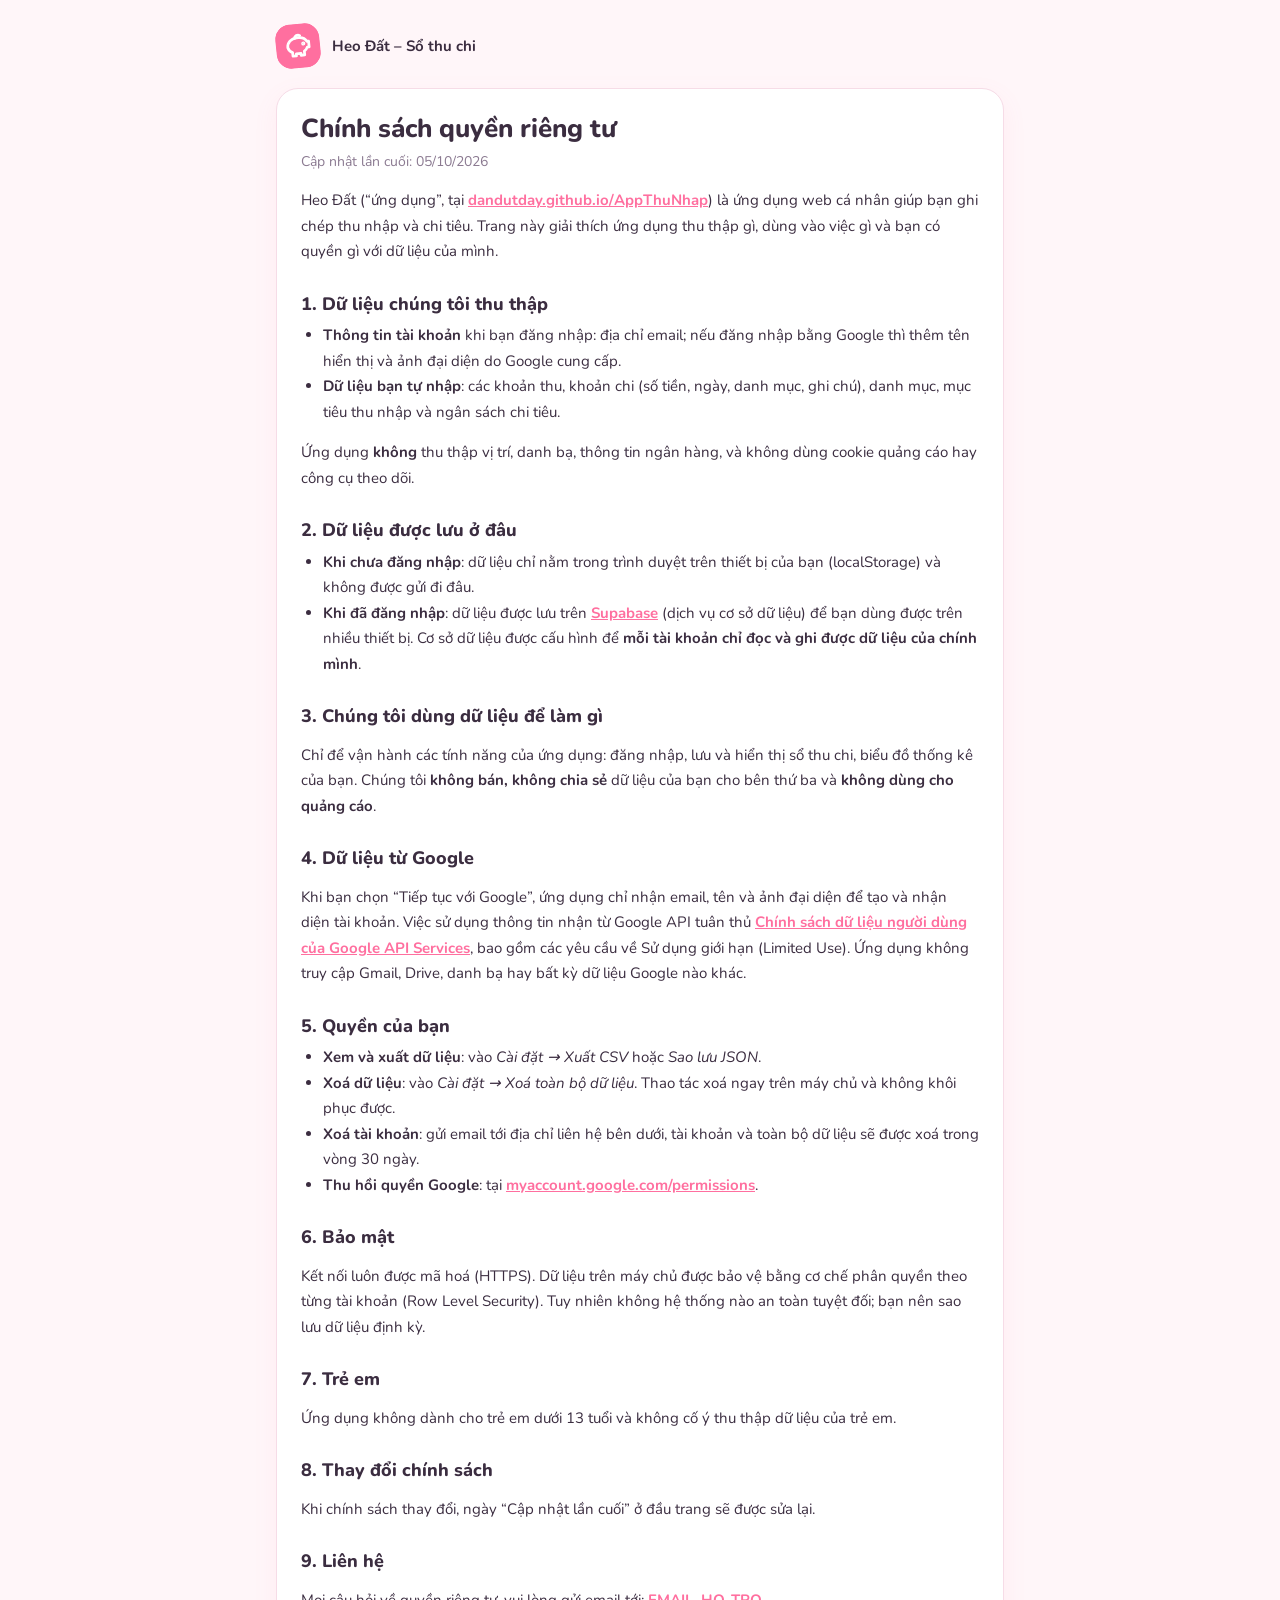
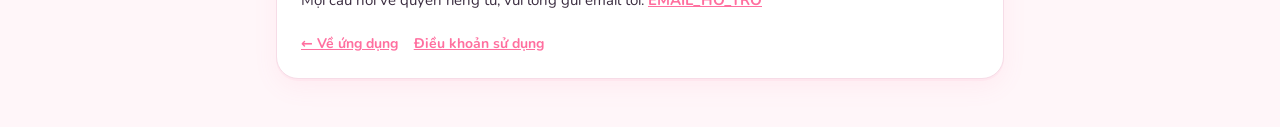
<file: privacy.html>
<!doctype html>
<html lang="vi">
<head>
  <meta charset="utf-8">
  <meta name="viewport" content="width=device-width, initial-scale=1, viewport-fit=cover">
  <title>Chính sách quyền riêng tư – Heo Đất</title>
  <link rel="icon" href="assets/img/favicon.svg" type="image/svg+xml">
  <link rel="stylesheet" href="https://fonts.googleapis.com/css2?family=Nunito:wght@400;600;700;800&display=swap">
  <link rel="stylesheet" href="assets/css/theme.css">
  <link rel="stylesheet" href="assets/css/legal.css">
</head>
<body>
  <main class="legal">
    <a class="legal-head" href="./">
      <span class="logo"><img src="assets/img/favicon.svg" alt="" width="44" height="44" style="border-radius:15px"></span>
      <b>Heo Đất – Sổ thu chi</b>
    </a>

    <article class="legal-card">
      <h1>Chính sách quyền riêng tư</h1>
      <p class="updated">Cập nhật lần cuối: 05/10/2026</p>

      <p>Heo Đất (“ứng dụng”, tại <a href="https://dandutday.github.io/AppThuNhap/">dandutday.github.io/AppThuNhap</a>) là ứng dụng web cá nhân giúp bạn ghi chép thu nhập và chi tiêu. Trang này giải thích ứng dụng thu thập gì, dùng vào việc gì và bạn có quyền gì với dữ liệu của mình.</p>

      <h2>1. Dữ liệu chúng tôi thu thập</h2>
      <ul>
        <li><b>Thông tin tài khoản</b> khi bạn đăng nhập: địa chỉ email; nếu đăng nhập bằng Google thì thêm tên hiển thị và ảnh đại diện do Google cung cấp.</li>
        <li><b>Dữ liệu bạn tự nhập</b>: các khoản thu, khoản chi (số tiền, ngày, danh mục, ghi chú), danh mục, mục tiêu thu nhập và ngân sách chi tiêu.</li>
      </ul>
      <p>Ứng dụng <b>không</b> thu thập vị trí, danh bạ, thông tin ngân hàng, và không dùng cookie quảng cáo hay công cụ theo dõi.</p>

      <h2>2. Dữ liệu được lưu ở đâu</h2>
      <ul>
        <li><b>Khi chưa đăng nhập</b>: dữ liệu chỉ nằm trong trình duyệt trên thiết bị của bạn (localStorage) và không được gửi đi đâu.</li>
        <li><b>Khi đã đăng nhập</b>: dữ liệu được lưu trên <a href="https://supabase.com/privacy" target="_blank" rel="noopener">Supabase</a> (dịch vụ cơ sở dữ liệu) để bạn dùng được trên nhiều thiết bị. Cơ sở dữ liệu được cấu hình để <b>mỗi tài khoản chỉ đọc và ghi được dữ liệu của chính mình</b>.</li>
      </ul>

      <h2>3. Chúng tôi dùng dữ liệu để làm gì</h2>
      <p>Chỉ để vận hành các tính năng của ứng dụng: đăng nhập, lưu và hiển thị sổ thu chi, biểu đồ thống kê của bạn. Chúng tôi <b>không bán, không chia sẻ</b> dữ liệu của bạn cho bên thứ ba và <b>không dùng cho quảng cáo</b>.</p>

      <h2>4. Dữ liệu từ Google</h2>
      <p>Khi bạn chọn “Tiếp tục với Google”, ứng dụng chỉ nhận email, tên và ảnh đại diện để tạo và nhận diện tài khoản. Việc sử dụng thông tin nhận từ Google API tuân thủ <a href="https://developers.google.com/terms/api-services-user-data-policy" target="_blank" rel="noopener">Chính sách dữ liệu người dùng của Google API Services</a>, bao gồm các yêu cầu về Sử dụng giới hạn (Limited Use). Ứng dụng không truy cập Gmail, Drive, danh bạ hay bất kỳ dữ liệu Google nào khác.</p>

      <h2>5. Quyền của bạn</h2>
      <ul>
        <li><b>Xem và xuất dữ liệu</b>: vào <i>Cài đặt → Xuất CSV</i> hoặc <i>Sao lưu JSON</i>.</li>
        <li><b>Xoá dữ liệu</b>: vào <i>Cài đặt → Xoá toàn bộ dữ liệu</i>. Thao tác xoá ngay trên máy chủ và không khôi phục được.</li>
        <li><b>Xoá tài khoản</b>: gửi email tới địa chỉ liên hệ bên dưới, tài khoản và toàn bộ dữ liệu sẽ được xoá trong vòng 30 ngày.</li>
        <li><b>Thu hồi quyền Google</b>: tại <a href="https://myaccount.google.com/permissions" target="_blank" rel="noopener">myaccount.google.com/permissions</a>.</li>
      </ul>

      <h2>6. Bảo mật</h2>
      <p>Kết nối luôn được mã hoá (HTTPS). Dữ liệu trên máy chủ được bảo vệ bằng cơ chế phân quyền theo từng tài khoản (Row Level Security). Tuy nhiên không hệ thống nào an toàn tuyệt đối; bạn nên sao lưu dữ liệu định kỳ.</p>

      <h2>7. Trẻ em</h2>
      <p>Ứng dụng không dành cho trẻ em dưới 13 tuổi và không cố ý thu thập dữ liệu của trẻ em.</p>

      <h2>8. Thay đổi chính sách</h2>
      <p>Khi chính sách thay đổi, ngày “Cập nhật lần cuối” ở đầu trang sẽ được sửa lại.</p>

      <h2>9. Liên hệ</h2>
      <p>Mọi câu hỏi về quyền riêng tư, vui lòng gửi email tới: <a id="contactEmail" href="mailto:EMAIL_HO_TRO">EMAIL_HO_TRO</a></p>

      <nav class="legal-nav">
        <a href="./">← Về ứng dụng</a>
        <a href="terms.html">Điều khoản sử dụng</a>
      </nav>
    </article>
  </main>
</body>
</html>
</file>
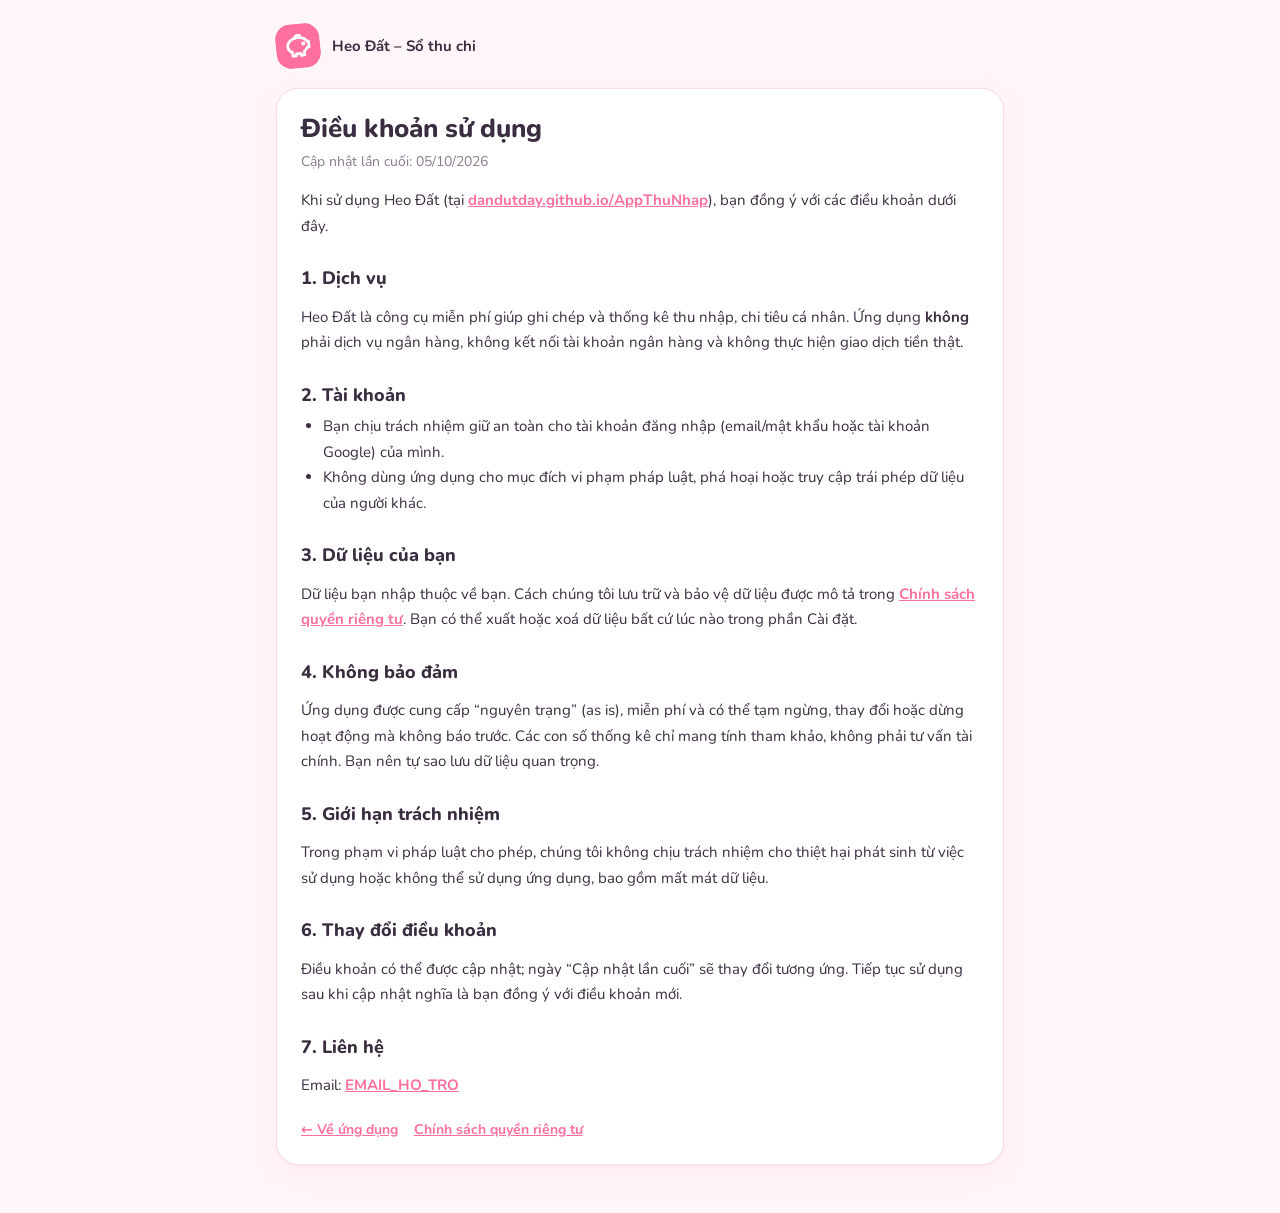
<file: terms.html>
<!doctype html>
<html lang="vi">
<head>
  <meta charset="utf-8">
  <meta name="viewport" content="width=device-width, initial-scale=1, viewport-fit=cover">
  <title>Điều khoản sử dụng – Heo Đất</title>
  <link rel="icon" href="assets/img/favicon.svg" type="image/svg+xml">
  <link rel="stylesheet" href="https://fonts.googleapis.com/css2?family=Nunito:wght@400;600;700;800&display=swap">
  <link rel="stylesheet" href="assets/css/theme.css">
  <link rel="stylesheet" href="assets/css/legal.css">
</head>
<body>
  <main class="legal">
    <a class="legal-head" href="./">
      <span class="logo"><img src="assets/img/favicon.svg" alt="" width="44" height="44" style="border-radius:15px"></span>
      <b>Heo Đất – Sổ thu chi</b>
    </a>

    <article class="legal-card">
      <h1>Điều khoản sử dụng</h1>
      <p class="updated">Cập nhật lần cuối: 05/10/2026</p>

      <p>Khi sử dụng Heo Đất (tại <a href="https://dandutday.github.io/AppThuNhap/">dandutday.github.io/AppThuNhap</a>), bạn đồng ý với các điều khoản dưới đây.</p>

      <h2>1. Dịch vụ</h2>
      <p>Heo Đất là công cụ miễn phí giúp ghi chép và thống kê thu nhập, chi tiêu cá nhân. Ứng dụng <b>không</b> phải dịch vụ ngân hàng, không kết nối tài khoản ngân hàng và không thực hiện giao dịch tiền thật.</p>

      <h2>2. Tài khoản</h2>
      <ul>
        <li>Bạn chịu trách nhiệm giữ an toàn cho tài khoản đăng nhập (email/mật khẩu hoặc tài khoản Google) của mình.</li>
        <li>Không dùng ứng dụng cho mục đích vi phạm pháp luật, phá hoại hoặc truy cập trái phép dữ liệu của người khác.</li>
      </ul>

      <h2>3. Dữ liệu của bạn</h2>
      <p>Dữ liệu bạn nhập thuộc về bạn. Cách chúng tôi lưu trữ và bảo vệ dữ liệu được mô tả trong <a href="privacy.html">Chính sách quyền riêng tư</a>. Bạn có thể xuất hoặc xoá dữ liệu bất cứ lúc nào trong phần Cài đặt.</p>

      <h2>4. Không bảo đảm</h2>
      <p>Ứng dụng được cung cấp “nguyên trạng” (as is), miễn phí và có thể tạm ngừng, thay đổi hoặc dừng hoạt động mà không báo trước. Các con số thống kê chỉ mang tính tham khảo, không phải tư vấn tài chính. Bạn nên tự sao lưu dữ liệu quan trọng.</p>

      <h2>5. Giới hạn trách nhiệm</h2>
      <p>Trong phạm vi pháp luật cho phép, chúng tôi không chịu trách nhiệm cho thiệt hại phát sinh từ việc sử dụng hoặc không thể sử dụng ứng dụng, bao gồm mất mát dữ liệu.</p>

      <h2>6. Thay đổi điều khoản</h2>
      <p>Điều khoản có thể được cập nhật; ngày “Cập nhật lần cuối” sẽ thay đổi tương ứng. Tiếp tục sử dụng sau khi cập nhật nghĩa là bạn đồng ý với điều khoản mới.</p>

      <h2>7. Liên hệ</h2>
      <p>Email: <a href="mailto:EMAIL_HO_TRO">EMAIL_HO_TRO</a></p>

      <nav class="legal-nav">
        <a href="./">← Về ứng dụng</a>
        <a href="privacy.html">Chính sách quyền riêng tư</a>
      </nav>
    </article>
  </main>
</body>
</html>
</file>
<file: assets/css/theme.css>
/* =========================================================
   theme.css — Màu sắc (design tokens), font, reset cơ bản
   Phong cách: pastel, bo tròn, dễ thương
   ========================================================= */
:root {
  --bg: #fff6f9;
  --surface: #ffffff;
  --surface-2: #fff0f5;
  --border: #f6dce7;
  --text: #3b2d40;
  --muted: #8b7a91;

  --primary: #ff6f9f;        /* hồng kẹo */
  --primary-ink: #ffffff;
  --primary-soft: #ffe3ee;
  --money: #17a673;          /* xanh bạc hà đậm cho số tiền */
  --expense: #e8505b;        /* đỏ san hô cho khoản chi */
  --expense-soft: #ffe1e3;
  --warn: #e08a1e;
  --danger: #e5484d;

  /* màu pastel cho icon KPI */
  --pink-soft: #ffe1ec;   --pink-ink: #e2538a;
  --mint-soft: #d9f6ea;   --mint-ink: #12935f;
  --lilac-soft: #ece4ff;  --lilac-ink: #7c5ad9;
  --peach-soft: #ffead6;  --peach-ink: #d27618;

  --radius: 22px;
  --radius-sm: 14px;
  --shadow: 0 2px 0 rgba(255, 111, 159, .06), 0 8px 24px rgba(255, 111, 159, .08);
  --font: "Nunito", "Segoe UI", system-ui, -apple-system, sans-serif;
  color-scheme: light;
}

@media (prefers-color-scheme: dark) {
  :root:not([data-theme="light"]) {
    --bg: #1b1620;
    --surface: #251f2b;
    --surface-2: #2f2736;
    --border: #3d3345;
    --text: #f6ebf3;
    --muted: #b6a5bc;
    --primary: #ff8db5;
    --primary-ink: #2c0f1c;
    --primary-soft: #4a2638;
    --money: #55d9a5;
    --expense: #ff7b84;
    --expense-soft: #4a2228;
    --pink-soft: #4a2638;  --pink-ink: #ff9cc0;
    --mint-soft: #1f4135;  --mint-ink: #6fe0b3;
    --lilac-soft: #362c55; --lilac-ink: #c3adff;
    --peach-soft: #4a3320; --peach-ink: #ffbf80;
    --shadow: none;
    color-scheme: dark;
  }
}
:root[data-theme="dark"] {
  --bg: #1b1620;
  --surface: #251f2b;
  --surface-2: #2f2736;
  --border: #3d3345;
  --text: #f6ebf3;
  --muted: #b6a5bc;
  --primary: #ff8db5;
  --primary-ink: #2c0f1c;
  --primary-soft: #4a2638;
  --money: #55d9a5;
  --expense: #ff7b84;
  --expense-soft: #4a2228;
  --pink-soft: #4a2638;  --pink-ink: #ff9cc0;
  --mint-soft: #1f4135;  --mint-ink: #6fe0b3;
  --lilac-soft: #362c55; --lilac-ink: #c3adff;
  --peach-soft: #4a3320; --peach-ink: #ffbf80;
  --shadow: none;
  color-scheme: dark;
}

* { box-sizing: border-box; }
[hidden] { display: none !important; }
html, body { margin: 0; }
body {
  font-family: var(--font);
  background: var(--bg);
  color: var(--text);
  font-size: 15px;
  line-height: 1.5;
  -webkit-font-smoothing: antialiased;
}
h1, h2, h3 { margin: 0; line-height: 1.25; font-weight: 800; }
h1 { font-size: 19px; }
h2 { font-size: 21px; }
h3 { font-size: 16px; display: flex; align-items: center; gap: 8px; }
a { color: var(--primary); font-weight: 700; }
.muted { color: var(--muted); }
.small { font-size: 12px; margin: 0; }
.money { color: var(--money); font-variant-numeric: tabular-nums; }

/* Icon chung */
.ic { width: 1.25em; height: 1.25em; flex-shrink: 0; vertical-align: -0.25em; }
i[data-icon] { display: inline-flex; font-style: normal; }
</file>
<file: assets/css/legal.css>
/* =========================================================
   legal.css — Trang chính sách & điều khoản (privacy.html, terms.html)
   Dùng chung màu/font với app (theme.css)
   ========================================================= */
.legal {
  max-width: 760px; margin: 0 auto;
  padding: 24px 16px calc(48px + env(safe-area-inset-bottom));
}
.legal-head { display: flex; align-items: center; gap: 12px; margin-bottom: 20px; }
.legal-head .logo {
  display: grid; place-items: center; width: 44px; height: 44px; border-radius: 15px;
  background: var(--primary); color: var(--primary-ink); transform: rotate(-6deg); flex-shrink: 0;
}
a.legal-head { color: inherit; text-decoration: none; }
.legal-card {
  background: var(--surface); border: 1.5px solid var(--border);
  border-radius: var(--radius); padding: 24px; box-shadow: var(--shadow);
}
.legal h1 { font-size: 26px; margin-bottom: 4px; }
.legal h2 { font-size: 18px; margin: 28px 0 8px; }
.legal p, .legal li { line-height: 1.7; }
.legal ul { padding-left: 22px; margin: 8px 0; }
.legal .updated { color: var(--muted); font-size: 14px; margin: 0 0 8px; }
.legal-nav { display: flex; gap: 16px; flex-wrap: wrap; margin-top: 20px; font-size: 14px; }
@media (max-width: 640px) {
  .legal-card { padding: 18px; border-radius: 20px; }
  .legal h1 { font-size: 22px; }
}
</file>
